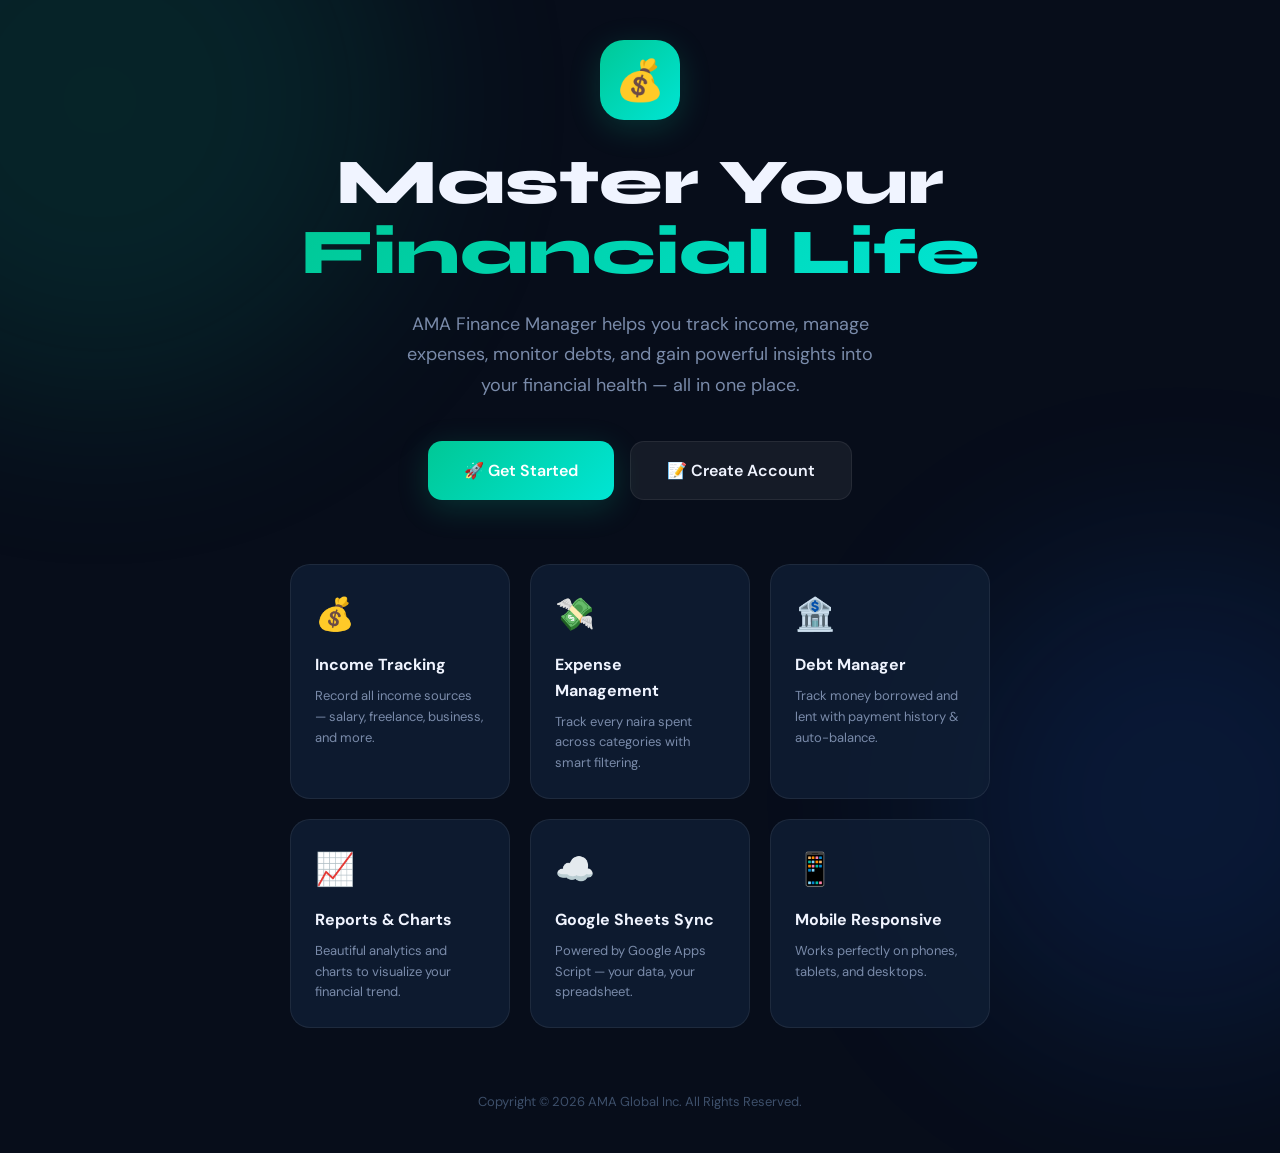
<file: index.html>
<!DOCTYPE html>
<html lang="en">
<head>
  <meta charset="UTF-8">
  <meta name="viewport" content="width=device-width, initial-scale=1.0">
  <title>AMA Finance Manager</title>
  <link rel="stylesheet" href="style.css">
  <link rel="icon" href="data:image/svg+xml,<svg xmlns='http://www.w3.org/2000/svg' viewBox='0 0 100 100'><text y='.9em' font-size='90'>💰</text></svg>">
  <style>
    .landing {
      min-height: 100vh;
      display: flex;
      flex-direction: column;
      align-items: center;
      justify-content: center;
      text-align: center;
      padding: 40px 20px;
      position: relative;
      overflow: hidden;
    }

    .landing-bg {
      position: fixed;
      inset: 0;
      z-index: 0;
      pointer-events: none;
    }

    .landing-bg-orb {
      position: absolute;
      border-radius: 50%;
      filter: blur(100px);
      opacity: 0.12;
    }

    .landing-bg-orb:nth-child(1) {
      width: 600px; height: 600px;
      background: var(--accent-green);
      top: -200px; left: -200px;
      animation: orbFloat 10s ease-in-out infinite;
    }

    .landing-bg-orb:nth-child(2) {
      width: 500px; height: 500px;
      background: var(--accent-blue);
      bottom: -150px; right: -150px;
      animation: orbFloat 12s ease-in-out infinite reverse;
    }

    .landing-content {
      position: relative;
      z-index: 1;
      max-width: 700px;
    }

    .landing-logo {
      width: 80px; height: 80px;
      background: var(--gradient-green);
      border-radius: 24px;
      display: flex;
      align-items: center;
      justify-content: center;
      font-size: 40px;
      margin: 0 auto 28px;
      box-shadow: var(--shadow-green);
      animation: logoIn 0.8s cubic-bezier(0.16,1,0.3,1) both;
    }

    @keyframes logoIn {
      from { opacity:0; transform: scale(0.5) rotate(-10deg); }
      to   { opacity:1; transform: scale(1) rotate(0); }
    }

    .landing-title {
      font-size: clamp(36px, 6vw, 64px);
      font-weight: 800;
      line-height: 1.1;
      margin-bottom: 20px;
      animation: fadeUp 0.8s 0.2s both;
    }

    .landing-title .green-text {
      background: var(--gradient-green);
      -webkit-background-clip: text;
      -webkit-text-fill-color: transparent;
      background-clip: text;
    }

    .landing-subtitle {
      font-size: 18px;
      color: var(--text-secondary);
      max-width: 500px;
      margin: 0 auto 40px;
      line-height: 1.7;
      animation: fadeUp 0.8s 0.3s both;
    }

    .landing-cta {
      display: flex;
      gap: 16px;
      justify-content: center;
      flex-wrap: wrap;
      animation: fadeUp 0.8s 0.4s both;
    }

    .landing-cta .btn {
      width: auto;
      padding: 16px 36px;
      font-size: 16px;
    }

    .landing-features {
      display: grid;
      grid-template-columns: repeat(3, 1fr);
      gap: 20px;
      margin-top: 64px;
      animation: fadeUp 0.8s 0.5s both;
    }

    @media (max-width: 600px) {
      .landing-features { grid-template-columns: 1fr; }
    }

    .feature-card {
      background: var(--bg-glass);
      backdrop-filter: blur(12px);
      border: 1px solid var(--border-light);
      border-radius: var(--radius-lg);
      padding: 24px;
      text-align: left;
    }

    .feature-icon {
      font-size: 32px;
      margin-bottom: 12px;
    }

    .feature-title {
      font-size: 16px;
      font-weight: 700;
      margin-bottom: 8px;
    }

    .feature-desc {
      font-size: 13px;
      color: var(--text-secondary);
      line-height: 1.6;
    }

    @keyframes fadeUp {
      from { opacity:0; transform: translateY(24px); }
      to   { opacity:1; transform: translateY(0); }
    }

    .landing-footer {
      position: relative;
      z-index: 1;
      margin-top: 64px;
      font-size: 13px;
      color: var(--text-muted);
    }
  </style>
</head>
<body>

<div class="landing">
  <div class="landing-bg">
    <div class="landing-bg-orb"></div>
    <div class="landing-bg-orb"></div>
  </div>

  <div class="landing-content">
    <div class="landing-logo">💰</div>

    <h1 class="landing-title">
      Master Your<br>
      <span class="green-text">Financial Life</span>
    </h1>

    <p class="landing-subtitle">
      AMA Finance Manager helps you track income, manage expenses, monitor debts,
      and gain powerful insights into your financial health — all in one place.
    </p>

    <div class="landing-cta">
      <a href="login.html" class="btn btn-primary">🚀 Get Started</a>
      <a href="register.html" class="btn btn-secondary">📝 Create Account</a>
    </div>

    <div class="landing-features">
      <div class="feature-card">
        <div class="feature-icon">💰</div>
        <div class="feature-title">Income Tracking</div>
        <div class="feature-desc">Record all income sources — salary, freelance, business, and more.</div>
      </div>
      <div class="feature-card">
        <div class="feature-icon">💸</div>
        <div class="feature-title">Expense Management</div>
        <div class="feature-desc">Track every naira spent across categories with smart filtering.</div>
      </div>
      <div class="feature-card">
        <div class="feature-icon">🏦</div>
        <div class="feature-title">Debt Manager</div>
        <div class="feature-desc">Track money borrowed and lent with payment history & auto-balance.</div>
      </div>
      <div class="feature-card">
        <div class="feature-icon">📈</div>
        <div class="feature-title">Reports & Charts</div>
        <div class="feature-desc">Beautiful analytics and charts to visualize your financial trend.</div>
      </div>
      <div class="feature-card">
        <div class="feature-icon">☁️</div>
        <div class="feature-title">Google Sheets Sync</div>
        <div class="feature-desc">Powered by Google Apps Script — your data, your spreadsheet.</div>
      </div>
      <div class="feature-card">
        <div class="feature-icon">📱</div>
        <div class="feature-title">Mobile Responsive</div>
        <div class="feature-desc">Works perfectly on phones, tablets, and desktops.</div>
      </div>
    </div>
  </div>

  <div class="landing-footer">
    Copyright © 2026 AMA Global Inc. All Rights Reserved.
  </div>
</div>

<script>
  // Auto-redirect if already logged in
  try {
    const user = JSON.parse(sessionStorage.getItem('ama_user'));
    if (user) window.location.href = 'dashboard.html';
  } catch(e) {}
</script>
</body>
</html>
</file>
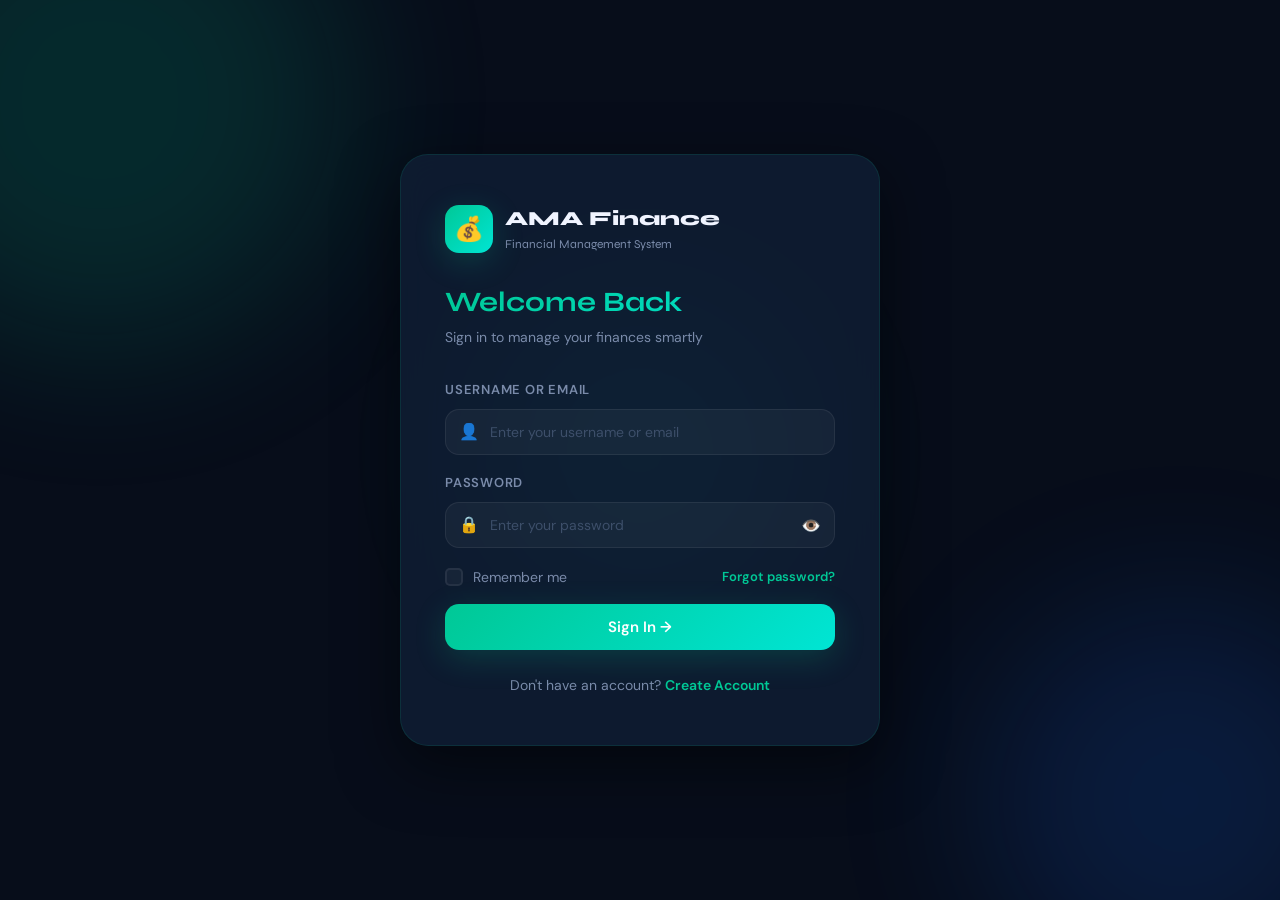
<file: login.html>
<!DOCTYPE html>
<html lang="en">
<head>
  <meta charset="UTF-8">
  <meta name="viewport" content="width=device-width, initial-scale=1.0">
  <title>Login – AMA Finance Manager</title>
  <link rel="stylesheet" href="style.css">
  <link rel="icon" href="data:image/svg+xml,<svg xmlns='http://www.w3.org/2000/svg' viewBox='0 0 100 100'><text y='.9em' font-size='90'>💰</text></svg>">
</head>
<body>

<div class="auth-page">
  <div class="auth-bg">
    <div class="auth-bg-orb"></div>
    <div class="auth-bg-orb"></div>
    <div class="auth-bg-orb"></div>
  </div>

  <div class="auth-card">
    <div class="auth-logo">
      <div class="auth-logo-icon">💰</div>
      <div class="auth-logo-text">
        <div class="brand-name">AMA Finance</div>
        <div class="brand-sub">Financial Management System</div>
      </div>
    </div>

    <h1 class="auth-title">Welcome Back</h1>
    <p class="auth-subtitle">Sign in to manage your finances smartly</p>

    <form id="loginForm" novalidate autocomplete="off">
      <div class="form-group">
        <label class="form-label">Username or Email</label>
        <div class="input-icon-wrap">
          <span class="input-icon">👤</span>
          <input type="text" class="form-input" id="usernameOrEmail"
                 placeholder="Enter your username or email" autocomplete="username">
        </div>
        <span class="form-error hidden" id="usernameError"></span>
      </div>

      <div class="form-group">
        <label class="form-label">Password</label>
        <div class="input-icon-wrap" style="position:relative">
          <span class="input-icon">🔒</span>
          <input type="password" class="form-input" id="password"
                 placeholder="Enter your password" autocomplete="current-password">
          <button type="button" class="password-toggle" id="togglePassword" aria-label="Show password">👁️</button>
        </div>
        <span class="form-error hidden" id="passwordError"></span>
      </div>

      <div class="flex-between mb-3">
        <label class="checkbox-wrap">
          <input type="checkbox" id="rememberMe">
          <span class="custom-checkbox"></span>
          Remember me
        </label>
        <a href="#" style="font-size:13px; color: var(--accent-green); font-weight:600;">Forgot password?</a>
      </div>

      <button type="submit" class="btn btn-primary" id="loginBtn">
        <span class="btn-text">Sign In →</span>
      </button>
    </form>

    <div class="auth-footer-link">
      Don't have an account? <a href="register.html">Create Account</a>
    </div>
  </div>
</div>

<div class="toast-container" id="toastContainer"></div>

<script src="app.js"></script>
<script>
  // Login page logic
  document.getElementById('togglePassword').addEventListener('click', function() {
    const pwd = document.getElementById('password');
    const isText = pwd.type === 'text';
    pwd.type = isText ? 'password' : 'text';
    this.textContent = isText ? '👁️' : '🙈';
  });

  document.getElementById('loginForm').addEventListener('submit', async function(e) {
    e.preventDefault();
    clearErrors();

    const usernameOrEmail = document.getElementById('usernameOrEmail').value.trim();
    const password        = document.getElementById('password').value;
    const rememberMe      = document.getElementById('rememberMe').checked;
    const btn             = document.getElementById('loginBtn');

    let valid = true;

    if (!usernameOrEmail) {
      showFieldError('usernameError', 'Please enter your username or email');
      valid = false;
    }
    if (!password) {
      showFieldError('passwordError', 'Please enter your password');
      valid = false;
    }

    if (!valid) return;

    btn.classList.add('btn-loading');
    btn.disabled = true;

    try {
      const result = await AMA.auth.login(usernameOrEmail, password, rememberMe);

      if (result.success) {
        showToast('success', 'Welcome Back!', `Hello ${result.user.fullName} 👋`);
        setTimeout(() => { window.location.href = 'dashboard.html'; }, 1000);
      } else {
        showToast('error', 'Login Failed', result.message);
        document.getElementById('password').value = '';
      }
    } catch(err) {
      showToast('error', 'Error', 'Something went wrong. Please try again.');
    }

    btn.classList.remove('btn-loading');
    btn.disabled = false;
  });

  function clearErrors() {
    document.querySelectorAll('.form-error').forEach(el => {
      el.classList.add('hidden');
      el.textContent = '';
    });
  }

  function showFieldError(id, msg) {
    const el = document.getElementById(id);
    el.textContent = '⚠ ' + msg;
    el.classList.remove('hidden');
  }

  // Pre-fill demo credentials
  const saved = localStorage.getItem('ama_remember_user');
  if (saved) {
    document.getElementById('usernameOrEmail').value = saved;
    document.getElementById('rememberMe').checked = true;
  }
</script>
</body>
</html>
</file>
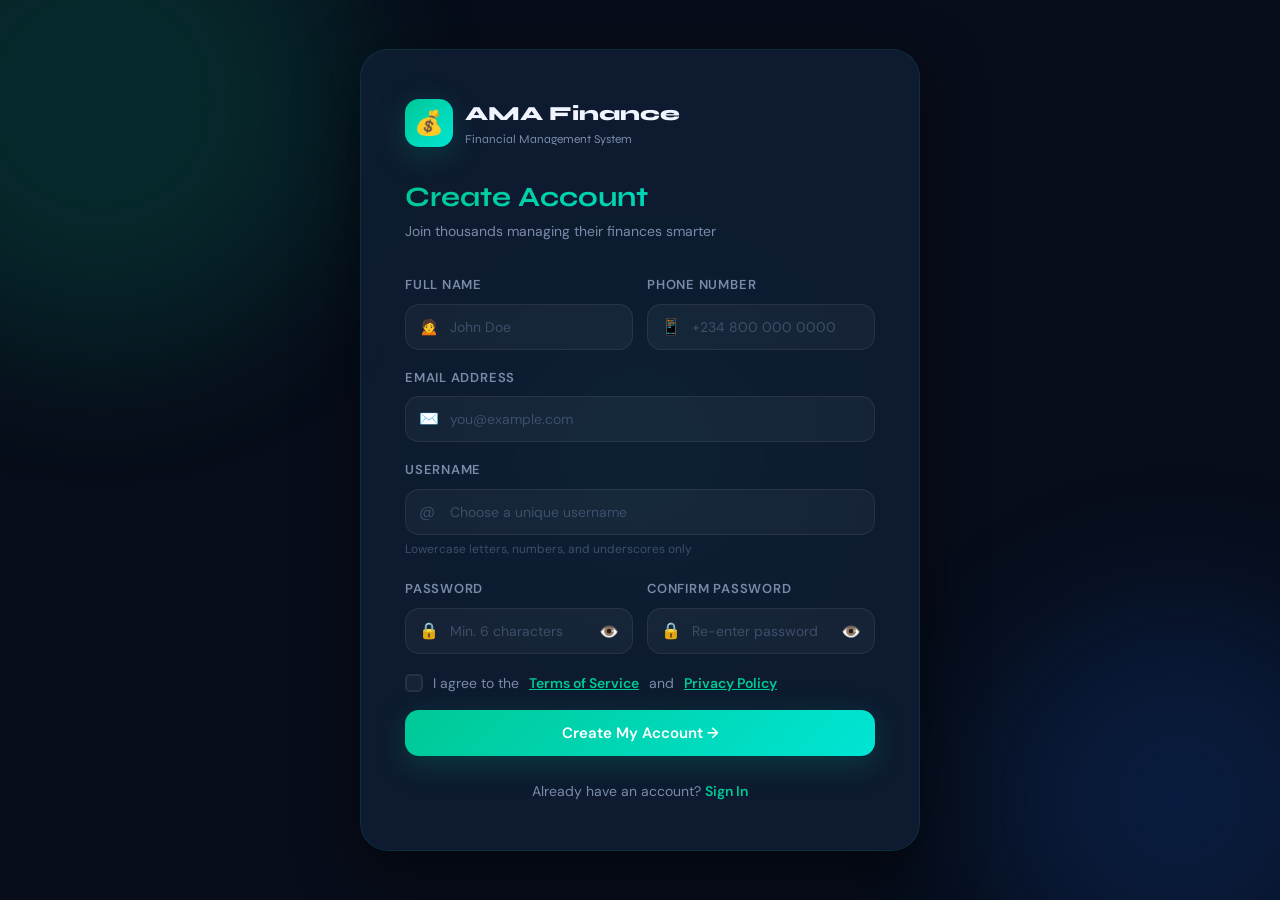
<file: register.html>
<!DOCTYPE html>
<html lang="en">
<head>
  <meta charset="UTF-8">
  <meta name="viewport" content="width=device-width, initial-scale=1.0">
  <title>Register – AMA Finance Manager</title>
  <link rel="stylesheet" href="style.css">
  <link rel="icon" href="data:image/svg+xml,<svg xmlns='http://www.w3.org/2000/svg' viewBox='0 0 100 100'><text y='.9em' font-size='90'>💰</text></svg>">
</head>
<body>

<div class="auth-page">
  <div class="auth-bg">
    <div class="auth-bg-orb"></div>
    <div class="auth-bg-orb"></div>
    <div class="auth-bg-orb"></div>
  </div>

  <div class="auth-card wide">
    <div class="auth-logo">
      <div class="auth-logo-icon">💰</div>
      <div class="auth-logo-text">
        <div class="brand-name">AMA Finance</div>
        <div class="brand-sub">Financial Management System</div>
      </div>
    </div>

    <h1 class="auth-title">Create Account</h1>
    <p class="auth-subtitle">Join thousands managing their finances smarter</p>

    <form id="registerForm" novalidate>
      <div class="form-row">
        <div class="form-group">
          <label class="form-label">Full Name</label>
          <div class="input-icon-wrap">
            <span class="input-icon">🙍</span>
            <input type="text" class="form-input" id="fullName" placeholder="John Doe">
          </div>
          <span class="form-error hidden" id="fullNameError"></span>
        </div>
        <div class="form-group">
          <label class="form-label">Phone Number</label>
          <div class="input-icon-wrap">
            <span class="input-icon">📱</span>
            <input type="tel" class="form-input" id="phone" placeholder="+234 800 000 0000">
          </div>
          <span class="form-error hidden" id="phoneError"></span>
        </div>
      </div>

      <div class="form-group">
        <label class="form-label">Email Address</label>
        <div class="input-icon-wrap">
          <span class="input-icon">✉️</span>
          <input type="email" class="form-input" id="email" placeholder="you@example.com">
        </div>
        <span class="form-error hidden" id="emailError"></span>
      </div>

      <div class="form-group">
        <label class="form-label">Username</label>
        <div class="input-icon-wrap">
          <span class="input-icon">@</span>
          <input type="text" class="form-input" id="username" placeholder="Choose a unique username">
        </div>
        <span class="form-error hidden" id="usernameError"></span>
        <span class="form-hint">Lowercase letters, numbers, and underscores only</span>
      </div>

      <div class="form-row">
        <div class="form-group">
          <label class="form-label">Password</label>
          <div class="input-icon-wrap" style="position:relative">
            <span class="input-icon">🔒</span>
            <input type="password" class="form-input" id="password" placeholder="Min. 6 characters" autocomplete="new-password">
            <button type="button" class="password-toggle" id="togglePwd1">👁️</button>
          </div>
          <span class="form-error hidden" id="passwordError"></span>
        </div>
        <div class="form-group">
          <label class="form-label">Confirm Password</label>
          <div class="input-icon-wrap" style="position:relative">
            <span class="input-icon">🔒</span>
            <input type="password" class="form-input" id="confirmPassword" placeholder="Re-enter password" autocomplete="new-password">
            <button type="button" class="password-toggle" id="togglePwd2">👁️</button>
          </div>
          <span class="form-error hidden" id="confirmPasswordError"></span>
        </div>
      </div>

      <!-- Password strength indicator -->
      <div id="pwdStrengthWrap" style="margin-bottom:16px; display:none;">
        <div style="display:flex; justify-content:space-between; font-size:12px; color:var(--text-muted); margin-bottom:6px;">
          <span>Password Strength</span>
          <span id="pwdStrengthLabel">Weak</span>
        </div>
        <div class="progress-wrap">
          <div class="progress-bar" id="pwdStrengthBar" style="width:0%"></div>
        </div>
      </div>

      <label class="checkbox-wrap mb-3">
        <input type="checkbox" id="agreeTerms">
        <span class="custom-checkbox"></span>
        I agree to the <a href="#" style="color:var(--accent-green); font-weight:600; text-decoration:underline;">Terms of Service</a> and <a href="#" style="color:var(--accent-green); font-weight:600; text-decoration:underline;">Privacy Policy</a>
      </label>

      <button type="submit" class="btn btn-primary" id="registerBtn">
        <span class="btn-text">Create My Account →</span>
      </button>
    </form>

    <div class="auth-footer-link">
      Already have an account? <a href="login.html">Sign In</a>
    </div>
  </div>
</div>

<div class="toast-container" id="toastContainer"></div>

<script src="app.js"></script>
<script>
  // Password toggles
  document.getElementById('togglePwd1').addEventListener('click', function() {
    const el = document.getElementById('password');
    const show = el.type === 'password';
    el.type = show ? 'text' : 'password';
    this.textContent = show ? '🙈' : '👁️';
  });

  document.getElementById('togglePwd2').addEventListener('click', function() {
    const el = document.getElementById('confirmPassword');
    const show = el.type === 'password';
    el.type = show ? 'text' : 'password';
    this.textContent = show ? '🙈' : '👁️';
  });

  // Password strength
  document.getElementById('password').addEventListener('input', function() {
    const val = this.value;
    const wrap = document.getElementById('pwdStrengthWrap');
    const bar  = document.getElementById('pwdStrengthBar');
    const lbl  = document.getElementById('pwdStrengthLabel');

    if (!val) { wrap.style.display = 'none'; return; }
    wrap.style.display = 'block';

    let score = 0;
    if (val.length >= 6)  score++;
    if (val.length >= 10) score++;
    if (/[A-Z]/.test(val)) score++;
    if (/[0-9]/.test(val)) score++;
    if (/[^A-Za-z0-9]/.test(val)) score++;

    const levels = [
      { label: 'Very Weak', width: '15%',  color: '#ff4757' },
      { label: 'Weak',      width: '30%',  color: '#ff4757' },
      { label: 'Fair',      width: '55%',  color: '#f7b731' },
      { label: 'Good',      width: '75%',  color: '#1a6fff' },
      { label: 'Strong',    width: '100%', color: '#00c896' }
    ];

    const lvl = levels[Math.min(score, 4)];
    bar.style.width   = lvl.width;
    bar.style.background = lvl.color;
    lbl.textContent   = lvl.label;
    lbl.style.color   = lvl.color;
  });

  // Form submission
  document.getElementById('registerForm').addEventListener('submit', async function(e) {
    e.preventDefault();
    clearErrors();

    const fullName       = document.getElementById('fullName').value.trim();
    const phone          = document.getElementById('phone').value.trim();
    const email          = document.getElementById('email').value.trim();
    const username       = document.getElementById('username').value.trim().toLowerCase();
    const password       = document.getElementById('password').value;
    const confirmPassword = document.getElementById('confirmPassword').value;
    const agreeTerms     = document.getElementById('agreeTerms').checked;

    let valid = true;

    if (!fullName) { showFieldError('fullNameError', 'Full name is required'); valid = false; }
    if (!phone)    { showFieldError('phoneError',    'Phone number is required'); valid = false; }

    if (!email || !/^[^\s@]+@[^\s@]+\.[^\s@]+$/.test(email)) {
      showFieldError('emailError', 'Please enter a valid email address'); valid = false;
    }

    if (!username || !/^[a-z0-9_]{3,20}$/.test(username)) {
      showFieldError('usernameError', 'Username: 3-20 chars, letters/numbers/underscores only'); valid = false;
    }

    if (!password || password.length < 6) {
      showFieldError('passwordError', 'Password must be at least 6 characters'); valid = false;
    }

    if (password !== confirmPassword) {
      showFieldError('confirmPasswordError', 'Passwords do not match'); valid = false;
    }

    if (!agreeTerms) {
      showToast('warning', 'Terms Required', 'Please accept the terms of service'); valid = false;
    }

    if (!valid) return;

    const btn = document.getElementById('registerBtn');
    btn.classList.add('btn-loading');
    btn.disabled = true;

    try {
      const result = await AMA.auth.register({ fullName, phone, email, username, password });

      if (result.success) {
        showToast('success', 'Account Created!', 'Redirecting to login...');
        setTimeout(() => { window.location.href = 'login.html'; }, 2000);
      } else {
        showToast('error', 'Registration Failed', result.message);
      }
    } catch(err) {
      showToast('error', 'Error', 'Something went wrong. Please try again.');
    }

    btn.classList.remove('btn-loading');
    btn.disabled = false;
  });

  function clearErrors() {
    document.querySelectorAll('.form-error').forEach(el => {
      el.classList.add('hidden'); el.textContent = '';
    });
  }

  function showFieldError(id, msg) {
    const el = document.getElementById(id);
    el.textContent = '⚠ ' + msg;
    el.classList.remove('hidden');
  }
</script>
</body>
</html>
</file>
<file: style.css>
/* ============================================================
   AMA Finance Manager - Main Stylesheet
   Copyright © 2026 AMA Global Inc. All Rights Reserved.
   ============================================================ */

@import url('https://fonts.googleapis.com/css2?family=Syne:wght@400;500;600;700;800&family=DM+Sans:wght@300;400;500;600&display=swap');

/* ===================== CSS VARIABLES ===================== */
:root {
  --bg-primary:   #070d1a;
  --bg-secondary: #0d1a2e;
  --bg-card:      #0f1e35;
  --bg-glass:     rgba(15, 30, 53, 0.8);
  --border:       rgba(0, 200, 150, 0.12);
  --border-light: rgba(255,255,255,0.07);

  --accent-green: #00c896;
  --accent-blue:  #1a6fff;
  --accent-teal:  #00e5d4;
  --accent-gold:  #f7b731;
  --accent-red:   #ff4757;
  --accent-purple:#7c4dff;

  --text-primary:   #f0f4ff;
  --text-secondary: #7a8baa;
  --text-muted:     #3d4f6a;

  --gradient-main:  linear-gradient(135deg, #0d1a2e 0%, #070d1a 100%);
  --gradient-green: linear-gradient(135deg, #00c896 0%, #00e5d4 100%);
  --gradient-blue:  linear-gradient(135deg, #1a6fff 0%, #0040cc 100%);
  --gradient-gold:  linear-gradient(135deg, #f7b731 0%, #e8a020 100%);
  --gradient-red:   linear-gradient(135deg, #ff4757 0%, #c0392b 100%);

  --shadow-sm:  0 2px 12px rgba(0,0,0,0.3);
  --shadow-md:  0 8px 32px rgba(0,0,0,0.4);
  --shadow-lg:  0 20px 60px rgba(0,0,0,0.5);
  --shadow-green: 0 8px 32px rgba(0, 200, 150, 0.2);
  --shadow-blue:  0 8px 32px rgba(26, 111, 255, 0.2);

  --radius-sm:  8px;
  --radius-md:  14px;
  --radius-lg:  20px;
  --radius-xl:  28px;

  --transition: all 0.3s cubic-bezier(0.4, 0, 0.2, 1);
  --sidebar-w:  260px;

  /* Dark mode overrides (handled by JS) */
  --dm-bg:      #f5f7fa;
  --dm-card:    #ffffff;
  --dm-text:    #1a2340;
  --dm-border:  #e2e8f0;
}

body.light-mode {
  --bg-primary:   #f0f4ff;
  --bg-secondary: #e6ecf8;
  --bg-card:      #ffffff;
  --bg-glass:     rgba(255,255,255,0.9);
  --border:       rgba(26, 111, 255, 0.12);
  --border-light: rgba(0,0,0,0.07);
  --text-primary:   #0d1a2e;
  --text-secondary: #4a5568;
  --text-muted:     #9aa5b4;
  --shadow-sm:  0 2px 12px rgba(0,0,0,0.08);
  --shadow-md:  0 8px 32px rgba(0,0,0,0.1);
  --shadow-lg:  0 20px 60px rgba(0,0,0,0.15);
}

/* ===================== RESET & BASE ===================== */
*, *::before, *::after { box-sizing: border-box; margin: 0; padding: 0; }

html { scroll-behavior: smooth; font-size: 16px; }

body {
  font-family: 'DM Sans', sans-serif;
  background: var(--bg-primary);
  color: var(--text-primary);
  line-height: 1.6;
  min-height: 100vh;
  overflow-x: hidden;
  transition: var(--transition);
}

a { text-decoration: none; color: inherit; }
img { max-width: 100%; display: block; }
button { cursor: pointer; border: none; outline: none; font-family: inherit; }
input, select, textarea { font-family: inherit; outline: none; border: none; }

h1, h2, h3, h4, h5 { font-family: 'Syne', sans-serif; font-weight: 700; line-height: 1.2; }

/* ===================== SCROLLBAR ===================== */
::-webkit-scrollbar { width: 6px; height: 6px; }
::-webkit-scrollbar-track { background: var(--bg-secondary); }
::-webkit-scrollbar-thumb { background: var(--accent-green); border-radius: 3px; }
::-webkit-scrollbar-thumb:hover { background: var(--accent-teal); }

/* ===================== AUTH PAGES ===================== */
.auth-page {
  min-height: 100vh;
  display: flex;
  align-items: center;
  justify-content: center;
  background: var(--bg-primary);
  position: relative;
  overflow: hidden;
  padding: 20px;
}

.auth-bg {
  position: fixed;
  inset: 0;
  z-index: 0;
  pointer-events: none;
}

.auth-bg-orb {
  position: absolute;
  border-radius: 50%;
  filter: blur(80px);
  opacity: 0.15;
  animation: orbFloat 8s ease-in-out infinite;
}

.auth-bg-orb:nth-child(1) {
  width: 500px; height: 500px;
  background: var(--accent-green);
  top: -150px; left: -150px;
}
.auth-bg-orb:nth-child(2) {
  width: 400px; height: 400px;
  background: var(--accent-blue);
  bottom: -100px; right: -100px;
  animation-delay: -4s;
}
.auth-bg-orb:nth-child(3) {
  width: 300px; height: 300px;
  background: var(--accent-teal);
  top: 50%; left: 50%;
  transform: translate(-50%,-50%);
  animation-delay: -2s;
}

@keyframes orbFloat {
  0%, 100% { transform: translateY(0) scale(1); }
  50%       { transform: translateY(-30px) scale(1.05); }
}

.auth-card {
  position: relative;
  z-index: 1;
  background: var(--bg-glass);
  backdrop-filter: blur(20px);
  -webkit-backdrop-filter: blur(20px);
  border: 1px solid var(--border);
  border-radius: var(--radius-xl);
  padding: 48px 44px;
  width: 100%;
  max-width: 480px;
  box-shadow: var(--shadow-lg);
  animation: authCardIn 0.6s cubic-bezier(0.16, 1, 0.3, 1) both;
}

.auth-card.wide { max-width: 560px; }

@keyframes authCardIn {
  from { opacity: 0; transform: translateY(30px) scale(0.97); }
  to   { opacity: 1; transform: translateY(0) scale(1); }
}

.auth-logo {
  display: flex;
  align-items: center;
  gap: 12px;
  margin-bottom: 32px;
}

.auth-logo-icon {
  width: 48px; height: 48px;
  background: var(--gradient-green);
  border-radius: 14px;
  display: flex;
  align-items: center;
  justify-content: center;
  font-size: 24px;
  box-shadow: var(--shadow-green);
}

.auth-logo-text { font-family: 'Syne', sans-serif; }
.auth-logo-text .brand-name { font-size: 20px; font-weight: 800; color: var(--text-primary); }
.auth-logo-text .brand-sub  { font-size: 12px; color: var(--text-secondary); font-weight: 400; }

.auth-title {
  font-size: 28px;
  margin-bottom: 6px;
  background: var(--gradient-green);
  -webkit-background-clip: text;
  -webkit-text-fill-color: transparent;
  background-clip: text;
}

.auth-subtitle { font-size: 14px; color: var(--text-secondary); margin-bottom: 32px; }

/* Form Elements */
.form-group {
  margin-bottom: 18px;
  position: relative;
}

.form-row {
  display: grid;
  grid-template-columns: 1fr 1fr;
  gap: 14px;
}

.form-label {
  display: block;
  font-size: 13px;
  font-weight: 600;
  color: var(--text-secondary);
  margin-bottom: 8px;
  text-transform: uppercase;
  letter-spacing: 0.06em;
}

.form-input, .form-select, .form-textarea {
  width: 100%;
  padding: 13px 16px;
  background: rgba(255,255,255,0.04);
  border: 1.5px solid var(--border-light);
  border-radius: var(--radius-md);
  color: var(--text-primary);
  font-size: 14px;
  transition: var(--transition);
}

.form-input:focus, .form-select:focus, .form-textarea:focus {
  border-color: var(--accent-green);
  background: rgba(0, 200, 150, 0.04);
  box-shadow: 0 0 0 4px rgba(0, 200, 150, 0.1);
}

.form-input::placeholder { color: var(--text-muted); }
.form-select { appearance: none; cursor: pointer; }
.form-select option { background: var(--bg-card); }

.form-textarea { resize: vertical; min-height: 80px; }

.input-icon-wrap {
  position: relative;
}

.input-icon-wrap .form-input {
  padding-left: 44px;
}

.input-icon {
  position: absolute;
  left: 14px;
  top: 50%;
  transform: translateY(-50%);
  color: var(--text-muted);
  font-size: 16px;
  pointer-events: none;
}

.password-toggle {
  position: absolute;
  right: 14px;
  top: 50%;
  transform: translateY(-50%);
  background: none;
  color: var(--text-muted);
  font-size: 16px;
  cursor: pointer;
  transition: var(--transition);
  z-index: 2;
}

.password-toggle:hover { color: var(--accent-green); }

.form-error {
  font-size: 12px;
  color: var(--accent-red);
  margin-top: 5px;
  display: flex;
  align-items: center;
  gap: 4px;
}

.form-hint { font-size: 12px; color: var(--text-muted); margin-top: 5px; }

/* Buttons */
.btn {
  display: inline-flex;
  align-items: center;
  justify-content: center;
  gap: 8px;
  padding: 13px 24px;
  border-radius: var(--radius-md);
  font-size: 15px;
  font-weight: 600;
  transition: var(--transition);
  position: relative;
  overflow: hidden;
}

.btn-primary {
  background: var(--gradient-green);
  color: #fff;
  box-shadow: var(--shadow-green);
  width: 100%;
}

.btn-primary:hover {
  transform: translateY(-2px);
  box-shadow: 0 12px 40px rgba(0,200,150,0.35);
}

.btn-primary:active { transform: translateY(0); }

.btn-secondary {
  background: rgba(255,255,255,0.06);
  color: var(--text-primary);
  border: 1px solid var(--border-light);
}

.btn-secondary:hover {
  background: rgba(255,255,255,0.1);
  border-color: var(--accent-green);
}

.btn-danger {
  background: var(--gradient-red);
  color: #fff;
  box-shadow: 0 4px 16px rgba(255,71,87,0.3);
}

.btn-danger:hover { transform: translateY(-2px); }

.btn-sm { padding: 8px 16px; font-size: 13px; border-radius: var(--radius-sm); }
.btn-icon { width: 38px; height: 38px; padding: 0; border-radius: var(--radius-sm); }

.btn-loading .btn-text { opacity: 0; }
.btn-loading::after {
  content: '';
  position: absolute;
  width: 18px; height: 18px;
  border: 2px solid rgba(255,255,255,0.3);
  border-top-color: #fff;
  border-radius: 50%;
  animation: spin 0.7s linear infinite;
}

@keyframes spin { to { transform: rotate(360deg); } }

/* Checkbox */
.checkbox-wrap {
  display: flex;
  align-items: center;
  gap: 10px;
  cursor: pointer;
  font-size: 14px;
  color: var(--text-secondary);
}

.checkbox-wrap input { display: none; }

.custom-checkbox {
  width: 18px; height: 18px;
  border: 2px solid var(--border-light);
  border-radius: 5px;
  background: rgba(255,255,255,0.04);
  display: flex;
  align-items: center;
  justify-content: center;
  transition: var(--transition);
  flex-shrink: 0;
}

.checkbox-wrap input:checked + .custom-checkbox {
  background: var(--accent-green);
  border-color: var(--accent-green);
}

.custom-checkbox::after {
  content: '✓';
  font-size: 11px;
  color: white;
  opacity: 0;
  transition: var(--transition);
}

.checkbox-wrap input:checked + .custom-checkbox::after { opacity: 1; }

/* Auth footer */
.auth-footer-link {
  text-align: center;
  margin-top: 24px;
  font-size: 14px;
  color: var(--text-secondary);
}

.auth-footer-link a {
  color: var(--accent-green);
  font-weight: 600;
}

.auth-footer-link a:hover { text-decoration: underline; }

/* Divider */
.divider {
  display: flex;
  align-items: center;
  gap: 12px;
  margin: 20px 0;
  color: var(--text-muted);
  font-size: 13px;
}

.divider::before, .divider::after {
  content: '';
  flex: 1;
  height: 1px;
  background: var(--border-light);
}

/* ===================== DASHBOARD LAYOUT ===================== */
.app-layout {
  display: flex;
  min-height: 100vh;
}

/* Sidebar */
.sidebar {
  width: var(--sidebar-w);
  background: var(--bg-secondary);
  border-right: 1px solid var(--border-light);
  display: flex;
  flex-direction: column;
  position: fixed;
  top: 0; left: 0;
  height: 100vh;
  z-index: 100;
  transition: var(--transition);
  overflow-y: auto;
  overflow-x: hidden;
}

.sidebar-logo {
  padding: 28px 24px 20px;
  display: flex;
  align-items: center;
  gap: 12px;
  border-bottom: 1px solid var(--border-light);
}

.sidebar-logo-icon {
  width: 40px; height: 40px;
  background: var(--gradient-green);
  border-radius: 12px;
  display: flex;
  align-items: center;
  justify-content: center;
  font-size: 20px;
  flex-shrink: 0;
  box-shadow: var(--shadow-green);
}

.sidebar-logo-text .brand  { font-family: 'Syne', sans-serif; font-weight: 800; font-size: 16px; }
.sidebar-logo-text .tagline { font-size: 11px; color: var(--text-muted); }

.sidebar-user {
  padding: 20px 24px;
  display: flex;
  align-items: center;
  gap: 12px;
  border-bottom: 1px solid var(--border-light);
}

.sidebar-avatar {
  width: 40px; height: 40px;
  background: var(--gradient-blue);
  border-radius: 50%;
  display: flex;
  align-items: center;
  justify-content: center;
  font-weight: 700;
  font-size: 16px;
  color: #fff;
  flex-shrink: 0;
}

.sidebar-user-info .name  { font-weight: 600; font-size: 14px; }
.sidebar-user-info .role  { font-size: 12px; color: var(--text-muted); }

.sidebar-nav { flex: 1; padding: 16px 0; }

.nav-section { margin-bottom: 8px; }

.nav-section-label {
  font-size: 10px;
  font-weight: 700;
  text-transform: uppercase;
  letter-spacing: 0.1em;
  color: var(--text-muted);
  padding: 0 24px 8px;
}

.nav-item {
  display: flex;
  align-items: center;
  gap: 12px;
  padding: 11px 24px;
  color: var(--text-secondary);
  font-size: 14px;
  font-weight: 500;
  transition: var(--transition);
  cursor: pointer;
  position: relative;
  border-radius: 0;
  text-decoration: none;
}

.nav-item:hover {
  color: var(--text-primary);
  background: rgba(255,255,255,0.04);
}

.nav-item.active {
  color: var(--accent-green);
  background: rgba(0, 200, 150, 0.08);
}

.nav-item.active::before {
  content: '';
  position: absolute;
  left: 0;
  top: 8px; bottom: 8px;
  width: 3px;
  background: var(--accent-green);
  border-radius: 0 3px 3px 0;
}

.nav-item .icon { font-size: 18px; width: 20px; text-align: center; flex-shrink: 0; }
.nav-item .badge {
  margin-left: auto;
  background: var(--accent-red);
  color: #fff;
  font-size: 10px;
  font-weight: 700;
  padding: 2px 7px;
  border-radius: 20px;
  min-width: 20px;
  text-align: center;
}

.nav-divider { height: 1px; background: var(--border-light); margin: 8px 24px; }

.sidebar-bottom { padding: 16px 24px; border-top: 1px solid var(--border-light); }

.sidebar-theme-toggle {
  display: flex;
  align-items: center;
  justify-content: space-between;
  padding: 10px 16px;
  background: rgba(255,255,255,0.04);
  border-radius: var(--radius-sm);
  margin-bottom: 12px;
  font-size: 13px;
  color: var(--text-secondary);
}

.toggle-switch {
  width: 40px; height: 22px;
  background: var(--text-muted);
  border-radius: 11px;
  position: relative;
  cursor: pointer;
  transition: var(--transition);
}

.toggle-switch.active { background: var(--accent-green); }

.toggle-knob {
  position: absolute;
  width: 16px; height: 16px;
  background: #fff;
  border-radius: 50%;
  top: 3px; left: 3px;
  transition: var(--transition);
}

.toggle-switch.active .toggle-knob { transform: translateX(18px); }

/* Main Content */
.main-content {
  margin-left: var(--sidebar-w);
  flex: 1;
  background: var(--bg-primary);
  min-height: 100vh;
  transition: var(--transition);
}

/* Top Header */
.topbar {
  height: 68px;
  background: var(--bg-glass);
  backdrop-filter: blur(20px);
  -webkit-backdrop-filter: blur(20px);
  border-bottom: 1px solid var(--border-light);
  display: flex;
  align-items: center;
  padding: 0 32px;
  gap: 16px;
  position: sticky;
  top: 0; z-index: 50;
}

.topbar-title { font-size: 20px; font-weight: 700; flex: 1; }
.topbar-subtitle { font-size: 13px; color: var(--text-muted); font-weight: 400; font-family: 'DM Sans', sans-serif; }

.topbar-actions { display: flex; align-items: center; gap: 10px; }

.topbar-btn {
  width: 40px; height: 40px;
  background: rgba(255,255,255,0.05);
  border: 1px solid var(--border-light);
  border-radius: 10px;
  display: flex;
  align-items: center;
  justify-content: center;
  color: var(--text-secondary);
  font-size: 18px;
  transition: var(--transition);
  cursor: pointer;
}

.topbar-btn:hover {
  background: rgba(0,200,150,0.1);
  color: var(--accent-green);
  border-color: var(--accent-green);
}

.hamburger { display: none; }

/* Page Content */
.page-content {
  padding: 32px;
  display: none;
}

.page-content.active { display: block; }

/* ===================== DASHBOARD CARDS ===================== */
.stats-grid {
  display: grid;
  grid-template-columns: repeat(auto-fit, minmax(220px, 1fr));
  gap: 20px;
  margin-bottom: 32px;
}

.stat-card {
  background: var(--bg-card);
  border: 1px solid var(--border-light);
  border-radius: var(--radius-lg);
  padding: 24px;
  position: relative;
  overflow: hidden;
  transition: var(--transition);
  cursor: default;
}

.stat-card:hover {
  transform: translateY(-4px);
  box-shadow: var(--shadow-md);
  border-color: var(--border);
}

.stat-card-accent {
  position: absolute;
  top: 0; right: 0;
  width: 100px; height: 100px;
  border-radius: 50%;
  filter: blur(40px);
  opacity: 0.15;
  transform: translate(30%, -30%);
}

.stat-card-header {
  display: flex;
  align-items: flex-start;
  justify-content: space-between;
  margin-bottom: 16px;
}

.stat-card-icon {
  width: 44px; height: 44px;
  border-radius: 12px;
  display: flex;
  align-items: center;
  justify-content: center;
  font-size: 20px;
}

.stat-card-label {
  font-size: 12px;
  font-weight: 600;
  text-transform: uppercase;
  letter-spacing: 0.07em;
  color: var(--text-muted);
  text-align: right;
}

.stat-card-value {
  font-family: 'Syne', sans-serif;
  font-size: 28px;
  font-weight: 800;
  line-height: 1;
  margin-bottom: 8px;
}

.stat-card-trend {
  font-size: 12px;
  color: var(--text-muted);
  display: flex;
  align-items: center;
  gap: 4px;
}

.trend-up   { color: var(--accent-green); }
.trend-down { color: var(--accent-red); }

/* Chart Area */
.charts-grid {
  display: grid;
  grid-template-columns: 2fr 1fr;
  gap: 20px;
  margin-bottom: 32px;
}

.chart-card {
  background: var(--bg-card);
  border: 1px solid var(--border-light);
  border-radius: var(--radius-lg);
  padding: 28px;
}

.chart-header {
  display: flex;
  align-items: center;
  justify-content: space-between;
  margin-bottom: 24px;
}

.chart-title { font-size: 16px; font-weight: 700; }
.chart-subtitle { font-size: 12px; color: var(--text-muted); margin-top: 2px; }

.chart-tabs {
  display: flex;
  gap: 4px;
  background: rgba(255,255,255,0.04);
  border-radius: var(--radius-sm);
  padding: 3px;
}

.chart-tab {
  padding: 5px 12px;
  font-size: 12px;
  font-weight: 600;
  color: var(--text-muted);
  border-radius: 6px;
  cursor: pointer;
  transition: var(--transition);
}

.chart-tab.active {
  background: var(--accent-green);
  color: #fff;
}

/* Recent Transactions */
.recent-grid {
  display: grid;
  grid-template-columns: 1fr 1fr;
  gap: 20px;
  margin-bottom: 32px;
}

.section-header {
  display: flex;
  align-items: center;
  justify-content: space-between;
  margin-bottom: 20px;
}

.section-title { font-size: 18px; font-weight: 700; }

.view-all-btn {
  font-size: 13px;
  color: var(--accent-green);
  font-weight: 600;
  cursor: pointer;
  display: flex;
  align-items: center;
  gap: 4px;
}

.view-all-btn:hover { text-decoration: underline; }

/* Transaction Item */
.txn-item {
  display: flex;
  align-items: center;
  gap: 14px;
  padding: 14px 0;
  border-bottom: 1px solid var(--border-light);
  transition: var(--transition);
}

.txn-item:last-child { border-bottom: none; }
.txn-item:hover { padding-left: 4px; }

.txn-icon {
  width: 40px; height: 40px;
  border-radius: 12px;
  display: flex;
  align-items: center;
  justify-content: center;
  font-size: 17px;
  flex-shrink: 0;
}

.txn-info { flex: 1; min-width: 0; }
.txn-name { font-size: 14px; font-weight: 600; white-space: nowrap; overflow: hidden; text-overflow: ellipsis; }
.txn-cat  { font-size: 12px; color: var(--text-muted); }
.txn-amount { font-size: 15px; font-weight: 700; text-align: right; flex-shrink: 0; }
.txn-date   { font-size: 11px; color: var(--text-muted); text-align: right; }

.amount-income  { color: var(--accent-green); }
.amount-expense { color: var(--accent-red); }

/* ===================== DATA TABLE ===================== */
.data-table-wrap {
  background: var(--bg-card);
  border: 1px solid var(--border-light);
  border-radius: var(--radius-lg);
  overflow: hidden;
}

.table-toolbar {
  padding: 20px 24px;
  display: flex;
  align-items: center;
  gap: 12px;
  flex-wrap: wrap;
  border-bottom: 1px solid var(--border-light);
}

.search-input-wrap {
  position: relative;
  flex: 1;
  min-width: 200px;
}

.search-input-wrap .icon {
  position: absolute;
  left: 12px;
  top: 50%;
  transform: translateY(-50%);
  color: var(--text-muted);
  font-size: 15px;
}

.search-input {
  width: 100%;
  padding: 9px 12px 9px 38px;
  background: rgba(255,255,255,0.04);
  border: 1.5px solid var(--border-light);
  border-radius: var(--radius-sm);
  color: var(--text-primary);
  font-size: 14px;
  transition: var(--transition);
}

.search-input:focus {
  border-color: var(--accent-green);
  background: rgba(0,200,150,0.04);
}

.filter-select {
  padding: 9px 14px;
  background: rgba(255,255,255,0.04);
  border: 1.5px solid var(--border-light);
  border-radius: var(--radius-sm);
  color: var(--text-primary);
  font-size: 13px;
  cursor: pointer;
  transition: var(--transition);
}

.filter-select:focus { border-color: var(--accent-green); }

.data-table {
  width: 100%;
  border-collapse: collapse;
}

.data-table th {
  padding: 12px 20px;
  text-align: left;
  font-size: 11px;
  font-weight: 700;
  text-transform: uppercase;
  letter-spacing: 0.07em;
  color: var(--text-muted);
  background: rgba(255,255,255,0.02);
  border-bottom: 1px solid var(--border-light);
  white-space: nowrap;
}

.data-table td {
  padding: 14px 20px;
  font-size: 14px;
  border-bottom: 1px solid var(--border-light);
  vertical-align: middle;
}

.data-table tr:last-child td { border-bottom: none; }

.data-table tbody tr {
  transition: var(--transition);
}

.data-table tbody tr:hover {
  background: rgba(255,255,255,0.02);
}

.table-actions { display: flex; gap: 6px; }

.action-btn {
  width: 32px; height: 32px;
  border-radius: 8px;
  display: flex;
  align-items: center;
  justify-content: center;
  font-size: 14px;
  transition: var(--transition);
  cursor: pointer;
}

.action-btn.edit {
  background: rgba(26, 111, 255, 0.12);
  color: var(--accent-blue);
}

.action-btn.edit:hover {
  background: var(--accent-blue);
  color: #fff;
}

.action-btn.delete {
  background: rgba(255, 71, 87, 0.12);
  color: var(--accent-red);
}

.action-btn.delete:hover {
  background: var(--accent-red);
  color: #fff;
}

.action-btn.pay {
  background: rgba(0, 200, 150, 0.12);
  color: var(--accent-green);
}

.action-btn.pay:hover {
  background: var(--accent-green);
  color: #fff;
}

/* Table pagination */
.table-footer {
  padding: 16px 24px;
  display: flex;
  align-items: center;
  justify-content: space-between;
  border-top: 1px solid var(--border-light);
  font-size: 13px;
  color: var(--text-muted);
}

.pagination { display: flex; gap: 4px; }

.page-btn {
  width: 32px; height: 32px;
  border-radius: 8px;
  display: flex;
  align-items: center;
  justify-content: center;
  font-size: 13px;
  font-weight: 600;
  background: rgba(255,255,255,0.04);
  color: var(--text-secondary);
  cursor: pointer;
  transition: var(--transition);
}

.page-btn:hover { background: rgba(255,255,255,0.1); }
.page-btn.active { background: var(--accent-green); color: #fff; }

/* Empty State */
.empty-state {
  text-align: center;
  padding: 60px 20px;
}

.empty-state-icon { font-size: 56px; margin-bottom: 16px; opacity: 0.5; }
.empty-state-title { font-size: 18px; font-weight: 700; margin-bottom: 8px; }
.empty-state-text { font-size: 14px; color: var(--text-muted); max-width: 300px; margin: 0 auto 24px; }

/* ===================== BADGES ===================== */
.badge {
  display: inline-flex;
  align-items: center;
  padding: 4px 10px;
  border-radius: 20px;
  font-size: 11px;
  font-weight: 700;
  letter-spacing: 0.03em;
  white-space: nowrap;
}

.badge-green   { background: rgba(0,200,150,0.15);  color: var(--accent-green); }
.badge-red     { background: rgba(255,71,87,0.15);   color: var(--accent-red); }
.badge-blue    { background: rgba(26,111,255,0.15);  color: var(--accent-blue); }
.badge-gold    { background: rgba(247,183,49,0.15);  color: var(--accent-gold); }
.badge-purple  { background: rgba(124,77,255,0.15);  color: var(--accent-purple); }
.badge-gray    { background: rgba(255,255,255,0.08); color: var(--text-secondary); }

/* ===================== PROGRESS BAR ===================== */
.progress-wrap {
  background: rgba(255,255,255,0.06);
  border-radius: 20px;
  height: 8px;
  overflow: hidden;
  margin-top: 8px;
}

.progress-bar {
  height: 100%;
  border-radius: 20px;
  background: var(--gradient-green);
  transition: width 0.8s cubic-bezier(0.4, 0, 0.2, 1);
  position: relative;
}

.progress-bar.red   { background: var(--gradient-red); }
.progress-bar.blue  { background: var(--gradient-blue); }
.progress-bar.gold  { background: var(--gradient-gold); }

/* ===================== MODAL ===================== */
.modal-overlay {
  position: fixed;
  inset: 0;
  background: rgba(0,0,0,0.6);
  backdrop-filter: blur(4px);
  z-index: 1000;
  display: flex;
  align-items: center;
  justify-content: center;
  padding: 20px;
  opacity: 0;
  pointer-events: none;
  transition: var(--transition);
}

.modal-overlay.active {
  opacity: 1;
  pointer-events: all;
}

.modal {
  background: var(--bg-card);
  border: 1px solid var(--border-light);
  border-radius: var(--radius-xl);
  width: 100%;
  max-width: 500px;
  max-height: 90vh;
  overflow-y: auto;
  transform: scale(0.95) translateY(20px);
  transition: var(--transition);
  box-shadow: var(--shadow-lg);
}

.modal-overlay.active .modal {
  transform: scale(1) translateY(0);
}

.modal-header {
  padding: 24px 28px 20px;
  display: flex;
  align-items: center;
  justify-content: space-between;
  border-bottom: 1px solid var(--border-light);
}

.modal-title { font-size: 18px; font-weight: 700; }

.modal-close {
  width: 32px; height: 32px;
  background: rgba(255,255,255,0.06);
  border-radius: 8px;
  display: flex;
  align-items: center;
  justify-content: center;
  font-size: 18px;
  color: var(--text-secondary);
  cursor: pointer;
  transition: var(--transition);
}

.modal-close:hover {
  background: var(--accent-red);
  color: #fff;
}

.modal-body { padding: 24px 28px; }

.modal-footer {
  padding: 16px 28px 24px;
  display: flex;
  gap: 12px;
  justify-content: flex-end;
}

/* ===================== TOAST NOTIFICATIONS ===================== */
.toast-container {
  position: fixed;
  top: 24px;
  right: 24px;
  z-index: 9999;
  display: flex;
  flex-direction: column;
  gap: 10px;
  pointer-events: none;
}

.toast {
  min-width: 300px;
  max-width: 400px;
  background: var(--bg-card);
  border: 1px solid var(--border-light);
  border-radius: var(--radius-md);
  padding: 14px 18px;
  display: flex;
  align-items: flex-start;
  gap: 12px;
  box-shadow: var(--shadow-md);
  pointer-events: all;
  animation: toastIn 0.4s cubic-bezier(0.16, 1, 0.3, 1) both;
}

.toast.removing { animation: toastOut 0.3s ease forwards; }

@keyframes toastIn {
  from { opacity: 0; transform: translateX(50px) scale(0.95); }
  to   { opacity: 1; transform: translateX(0) scale(1); }
}

@keyframes toastOut {
  to { opacity: 0; transform: translateX(50px) scale(0.9); }
}

.toast-icon { font-size: 20px; flex-shrink: 0; }
.toast-content { flex: 1; }
.toast-title { font-size: 14px; font-weight: 700; margin-bottom: 2px; }
.toast-msg   { font-size: 13px; color: var(--text-secondary); }

.toast.success { border-left: 3px solid var(--accent-green); }
.toast.error   { border-left: 3px solid var(--accent-red); }
.toast.info    { border-left: 3px solid var(--accent-blue); }
.toast.warning { border-left: 3px solid var(--accent-gold); }

/* ===================== DEBT CARD ===================== */
.debt-card {
  background: var(--bg-card);
  border: 1px solid var(--border-light);
  border-radius: var(--radius-lg);
  padding: 20px;
  transition: var(--transition);
  position: relative;
  overflow: hidden;
}

.debt-card:hover {
  transform: translateY(-2px);
  box-shadow: var(--shadow-md);
  border-color: var(--border);
}

.debt-card-header {
  display: flex;
  align-items: center;
  justify-content: space-between;
  margin-bottom: 14px;
}

.debt-person {
  display: flex;
  align-items: center;
  gap: 12px;
}

.debt-avatar {
  width: 42px; height: 42px;
  border-radius: 50%;
  display: flex;
  align-items: center;
  justify-content: center;
  font-weight: 700;
  font-size: 16px;
  color: #fff;
  flex-shrink: 0;
}

.debt-person-name { font-size: 15px; font-weight: 700; }
.debt-person-date { font-size: 12px; color: var(--text-muted); }

.debt-amounts {
  display: flex;
  justify-content: space-between;
  font-size: 13px;
  color: var(--text-muted);
  margin-top: 12px;
}

.debt-amount-value { font-weight: 700; font-size: 15px; }

.debt-actions {
  display: flex;
  gap: 8px;
  margin-top: 14px;
}

.debts-grid {
  display: grid;
  grid-template-columns: repeat(auto-fill, minmax(300px, 1fr));
  gap: 16px;
}

/* ===================== REPORTS ===================== */
.report-tabs {
  display: flex;
  gap: 8px;
  margin-bottom: 24px;
  flex-wrap: wrap;
}

.report-tab-btn {
  padding: 10px 20px;
  border-radius: var(--radius-sm);
  font-size: 14px;
  font-weight: 600;
  background: rgba(255,255,255,0.04);
  color: var(--text-secondary);
  border: 1px solid var(--border-light);
  cursor: pointer;
  transition: var(--transition);
}

.report-tab-btn.active {
  background: var(--gradient-green);
  color: #fff;
  border-color: transparent;
  box-shadow: var(--shadow-green);
}

.report-summary-cards {
  display: grid;
  grid-template-columns: repeat(3, 1fr);
  gap: 16px;
  margin-bottom: 24px;
}

.report-card {
  background: var(--bg-card);
  border: 1px solid var(--border-light);
  border-radius: var(--radius-md);
  padding: 20px;
  text-align: center;
}

.report-card-label { font-size: 12px; color: var(--text-muted); margin-bottom: 8px; text-transform: uppercase; font-weight: 700; letter-spacing: 0.07em; }
.report-card-value { font-family: 'Syne', sans-serif; font-size: 24px; font-weight: 800; }

/* ===================== PROFILE PAGE ===================== */
.profile-grid {
  display: grid;
  grid-template-columns: 300px 1fr;
  gap: 24px;
}

.profile-card {
  background: var(--bg-card);
  border: 1px solid var(--border-light);
  border-radius: var(--radius-lg);
  padding: 32px 24px;
  text-align: center;
}

.profile-avatar-wrap {
  position: relative;
  display: inline-block;
  margin-bottom: 16px;
}

.profile-avatar-large {
  width: 90px; height: 90px;
  border-radius: 50%;
  background: var(--gradient-blue);
  display: flex;
  align-items: center;
  justify-content: center;
  font-size: 36px;
  font-weight: 800;
  color: #fff;
  border: 3px solid var(--accent-green);
}

.profile-avatar-edit {
  position: absolute;
  bottom: 0; right: 0;
  width: 28px; height: 28px;
  background: var(--accent-green);
  border-radius: 50%;
  display: flex;
  align-items: center;
  justify-content: center;
  font-size: 13px;
  color: #fff;
  cursor: pointer;
  border: 2px solid var(--bg-card);
}

.profile-name { font-size: 20px; font-weight: 800; margin-bottom: 4px; }
.profile-username { font-size: 14px; color: var(--accent-green); margin-bottom: 4px; }
.profile-since { font-size: 12px; color: var(--text-muted); }

.profile-stats {
  display: grid;
  grid-template-columns: 1fr 1fr;
  gap: 10px;
  margin-top: 24px;
}

.profile-stat {
  background: rgba(255,255,255,0.03);
  border: 1px solid var(--border-light);
  border-radius: var(--radius-sm);
  padding: 12px 8px;
}

.profile-stat-value { font-size: 18px; font-weight: 800; font-family: 'Syne', sans-serif; }
.profile-stat-label { font-size: 11px; color: var(--text-muted); }

.profile-edit-card {
  background: var(--bg-card);
  border: 1px solid var(--border-light);
  border-radius: var(--radius-lg);
  padding: 32px;
}

/* ===================== SETTINGS ===================== */
.settings-section {
  background: var(--bg-card);
  border: 1px solid var(--border-light);
  border-radius: var(--radius-lg);
  margin-bottom: 20px;
  overflow: hidden;
}

.settings-section-header {
  padding: 20px 24px;
  border-bottom: 1px solid var(--border-light);
  font-weight: 700;
  font-size: 15px;
  display: flex;
  align-items: center;
  gap: 10px;
}

.settings-row {
  display: flex;
  align-items: center;
  justify-content: space-between;
  padding: 16px 24px;
  border-bottom: 1px solid var(--border-light);
  transition: var(--transition);
}

.settings-row:last-child { border-bottom: none; }
.settings-row:hover { background: rgba(255,255,255,0.02); }

.settings-row-left .label { font-size: 14px; font-weight: 600; }
.settings-row-left .desc  { font-size: 12px; color: var(--text-muted); }

/* Currency select */
.currency-select {
  padding: 8px 14px;
  background: rgba(255,255,255,0.04);
  border: 1.5px solid var(--border-light);
  border-radius: var(--radius-sm);
  color: var(--text-primary);
  font-size: 13px;
  cursor: pointer;
}

/* Floating Action Button */
.fab {
  position: fixed;
  bottom: 32px;
  right: 32px;
  width: 56px; height: 56px;
  background: var(--gradient-green);
  border-radius: 50%;
  display: flex;
  align-items: center;
  justify-content: center;
  font-size: 24px;
  color: #fff;
  box-shadow: var(--shadow-green);
  cursor: pointer;
  transition: var(--transition);
  z-index: 200;
}

.fab:hover { transform: scale(1.1) rotate(45deg); box-shadow: 0 16px 40px rgba(0,200,150,0.4); }

/* ===================== LOADING ===================== */
.page-loader {
  position: fixed;
  inset: 0;
  background: var(--bg-primary);
  display: flex;
  align-items: center;
  justify-content: center;
  flex-direction: column;
  gap: 16px;
  z-index: 9000;
}

.page-loader.hidden { opacity: 0; pointer-events: none; transition: opacity 0.5s; }

.loader-ring {
  width: 60px; height: 60px;
  border: 3px solid var(--border-light);
  border-top-color: var(--accent-green);
  border-radius: 50%;
  animation: spin 0.8s linear infinite;
}

.loader-text { font-size: 14px; color: var(--text-muted); font-weight: 500; }

/* ===================== COUNTER ANIMATION ===================== */
.counter { transition: all 0.1s; }

/* ===================== RESPONSIVE ===================== */
@media (max-width: 1200px) {
  .charts-grid { grid-template-columns: 1fr; }
  .recent-grid { grid-template-columns: 1fr; }
  .profile-grid { grid-template-columns: 1fr; }
}

@media (max-width: 900px) {
  .stats-grid { grid-template-columns: repeat(2, 1fr); }
  .report-summary-cards { grid-template-columns: 1fr; }
}

@media (max-width: 768px) {
  :root { --sidebar-w: 0px; }

  .sidebar {
    transform: translateX(-260px);
    width: 260px;
    box-shadow: var(--shadow-lg);
  }

  .sidebar.open { transform: translateX(0); }

  .main-content { margin-left: 0; }

  .hamburger { display: flex; }

  .topbar { padding: 0 20px; }

  .page-content { padding: 20px; }

  .stats-grid { grid-template-columns: 1fr 1fr; gap: 12px; }

  .stat-card { padding: 16px; }
  .stat-card-value { font-size: 22px; }

  .form-row { grid-template-columns: 1fr; }

  .auth-card { padding: 32px 24px; }

  .debts-grid { grid-template-columns: 1fr; }

  .table-toolbar { flex-direction: column; }

  .data-table { font-size: 12px; }
  .data-table th, .data-table td { padding: 10px 12px; }

  .modal { max-width: 100%; margin: 0; border-radius: var(--radius-lg) var(--radius-lg) 0 0; }
  .modal-overlay { align-items: flex-end; padding: 0; }

  .charts-grid { grid-template-columns: 1fr; }

  .fab { bottom: 20px; right: 20px; }
}

@media (max-width: 480px) {
  .stats-grid { grid-template-columns: 1fr; }
  .auth-card { padding: 24px 16px; }
  .auth-title { font-size: 22px; }
}

/* ===================== UTILITY CLASSES ===================== */
.flex { display: flex; }
.flex-center { display: flex; align-items: center; justify-content: center; }
.flex-between { display: flex; align-items: center; justify-content: space-between; }
.gap-2 { gap: 8px; }
.gap-3 { gap: 12px; }
.mt-1 { margin-top: 4px; }
.mt-2 { margin-top: 8px; }
.mt-3 { margin-top: 16px; }
.mb-2 { margin-bottom: 8px; }
.mb-3 { margin-bottom: 16px; }
.text-green  { color: var(--accent-green); }
.text-red    { color: var(--accent-red); }
.text-muted  { color: var(--text-muted); }
.text-small  { font-size: 12px; }
.text-right  { text-align: right; }
.font-bold   { font-weight: 700; }
.full-width  { width: 100%; }
.hidden { display: none !important; }
.sr-only { position: absolute; width: 1px; height: 1px; overflow: hidden; clip: rect(0,0,0,0); }

/* Overlay for mobile sidebar */
.sidebar-overlay {
  display: none;
  position: fixed;
  inset: 0;
  background: rgba(0,0,0,0.5);
  z-index: 99;
}

.sidebar-overlay.active { display: block; }
</file>
